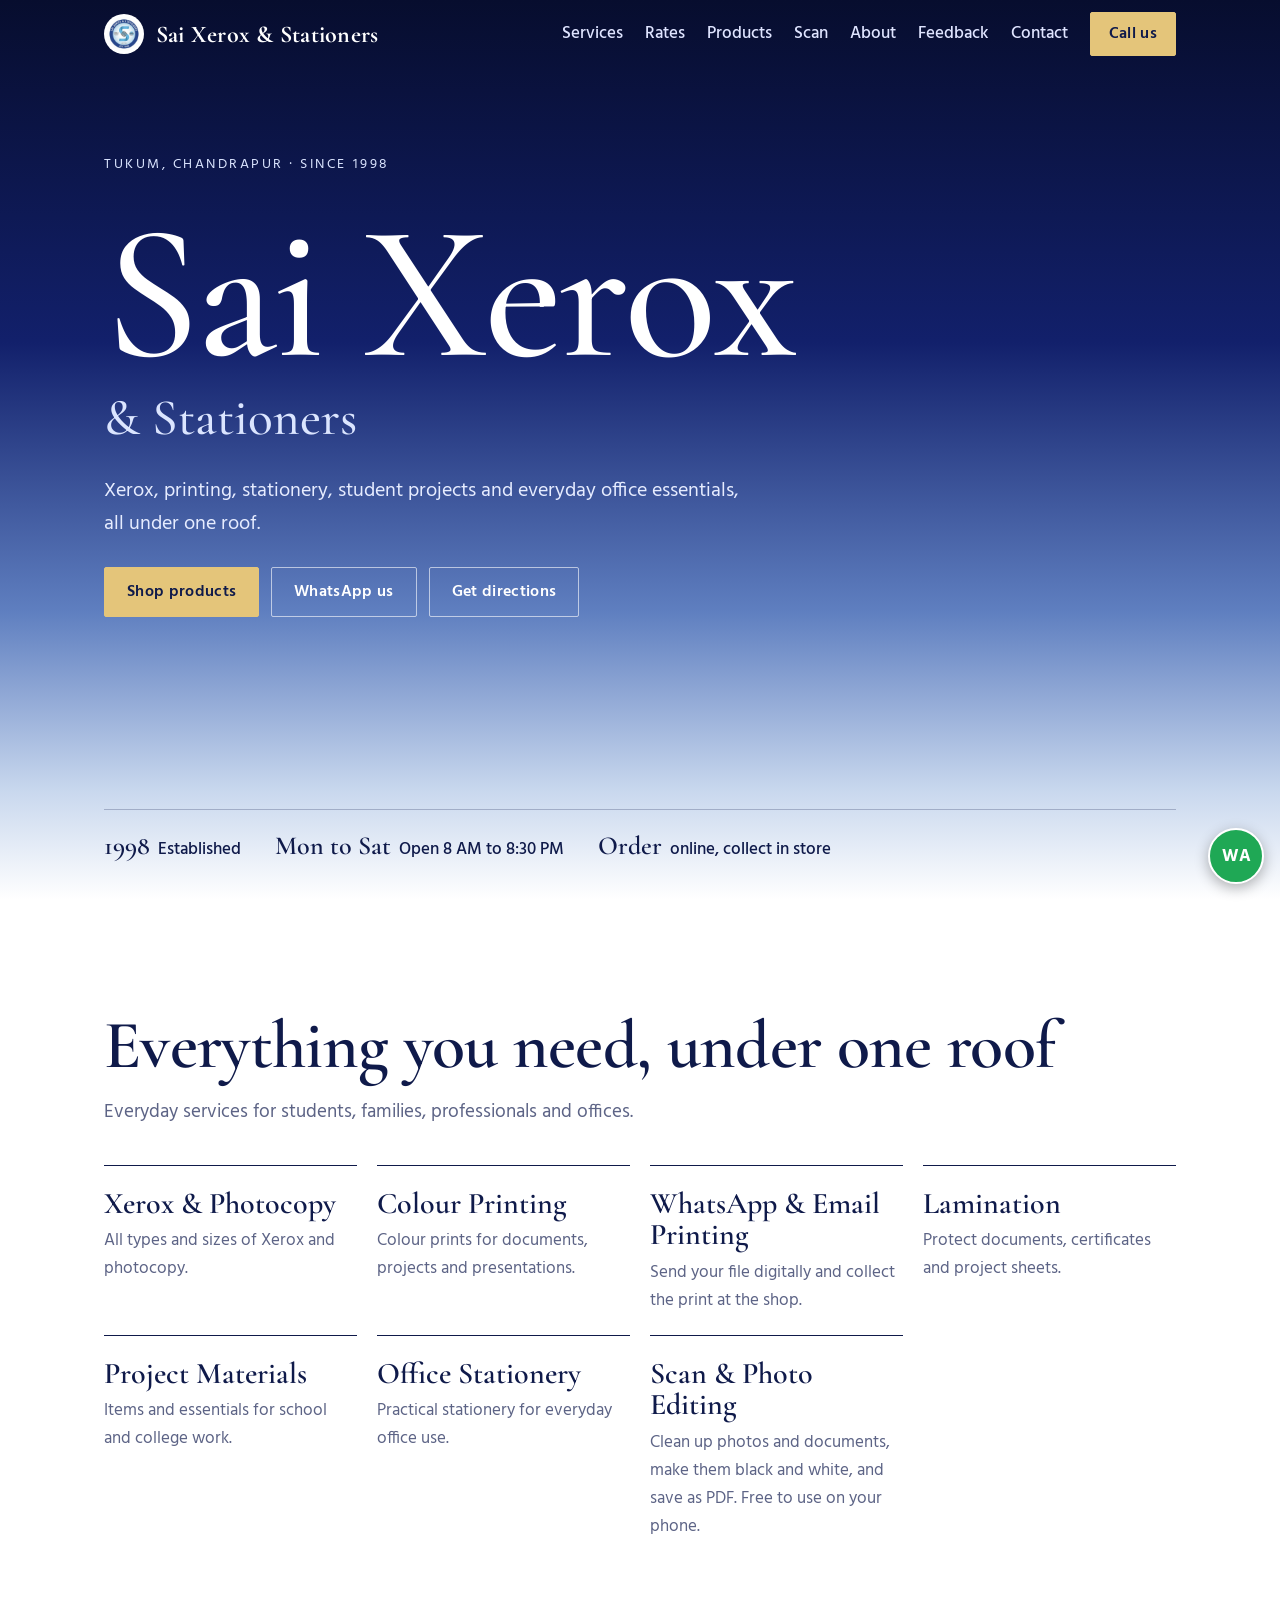
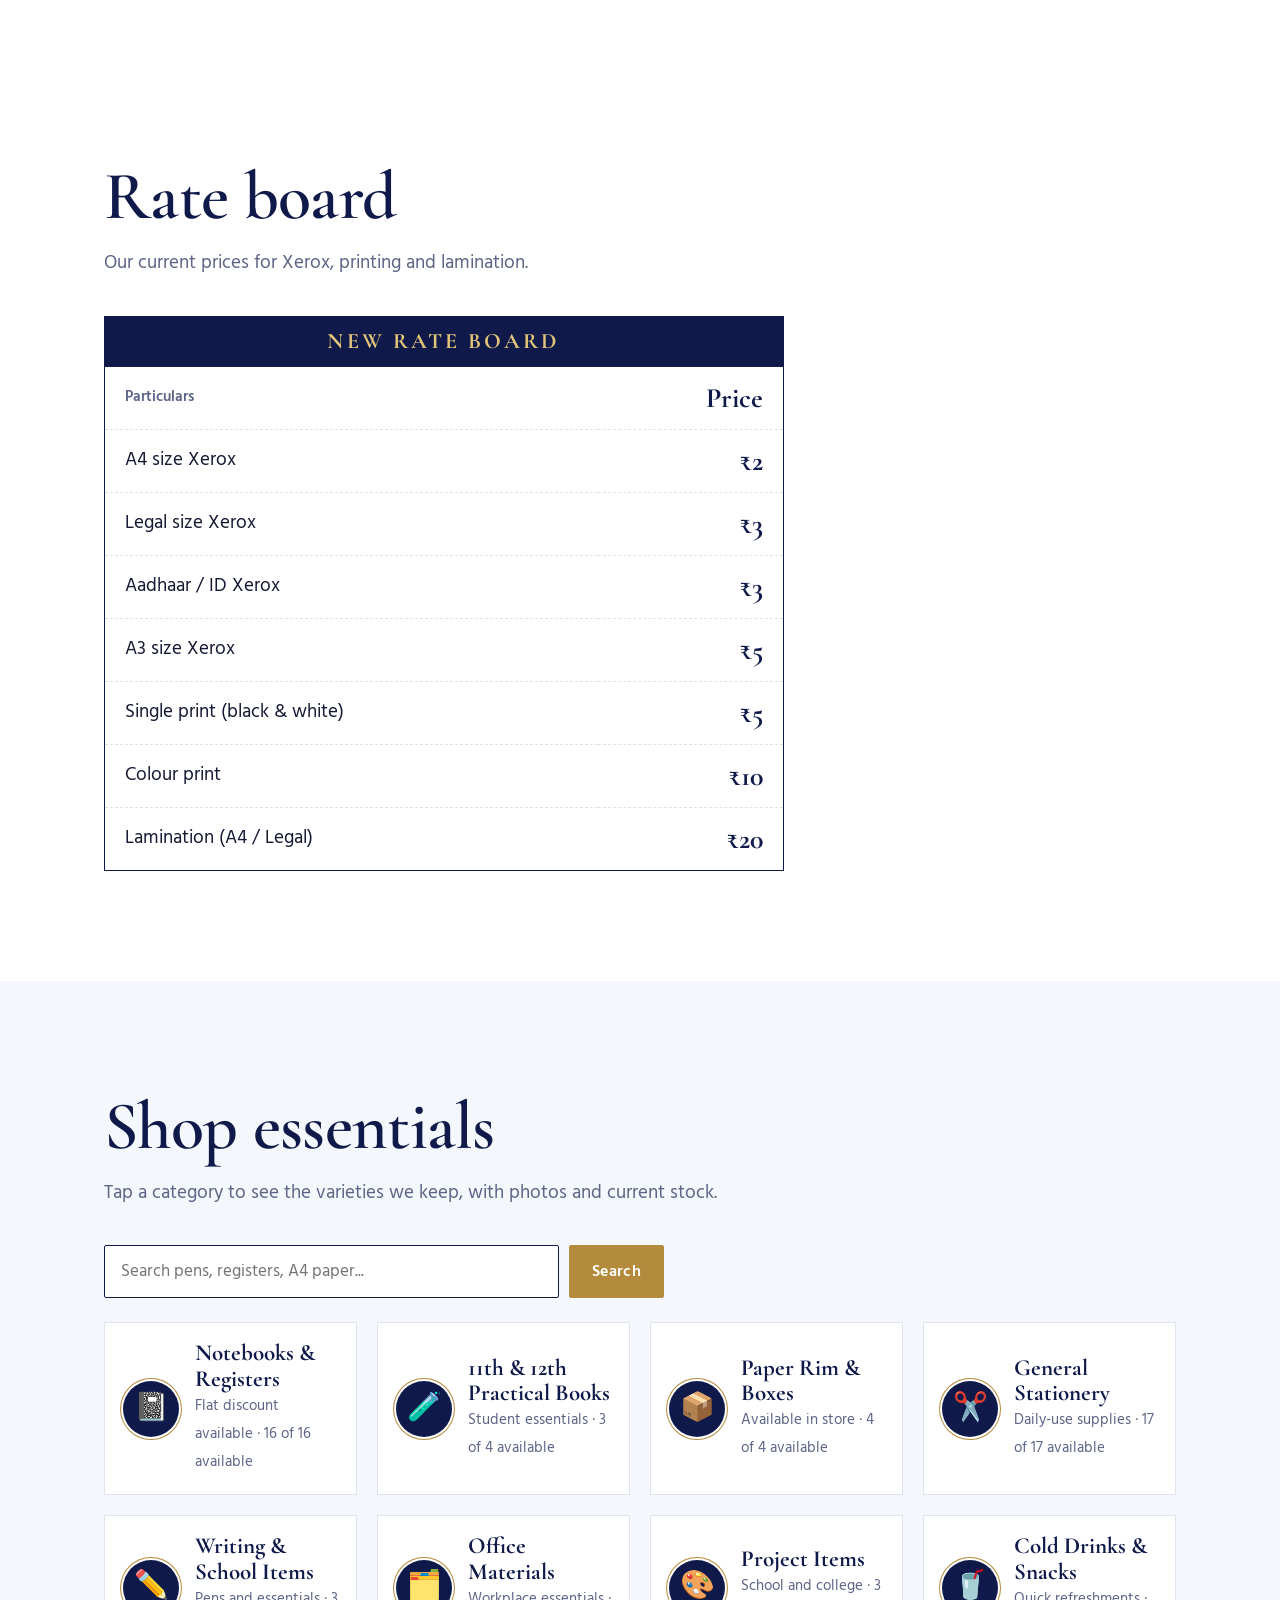
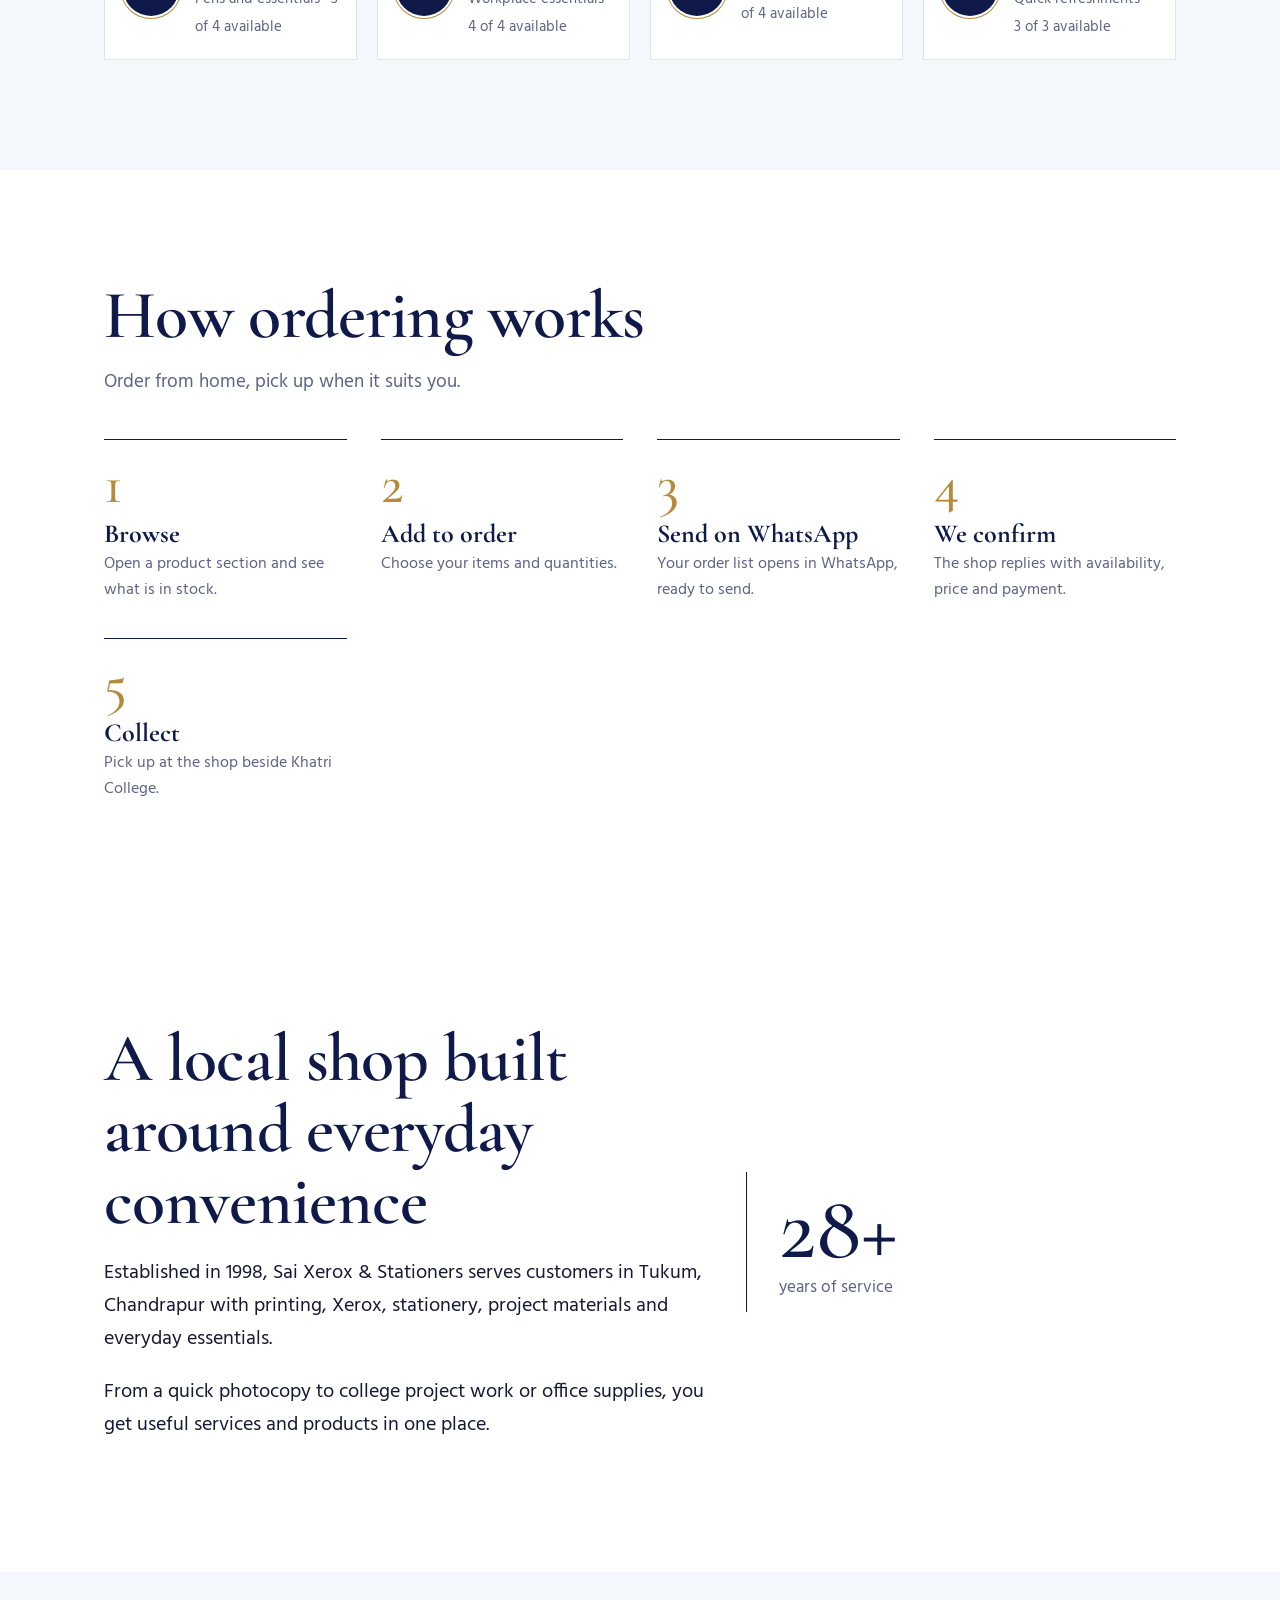
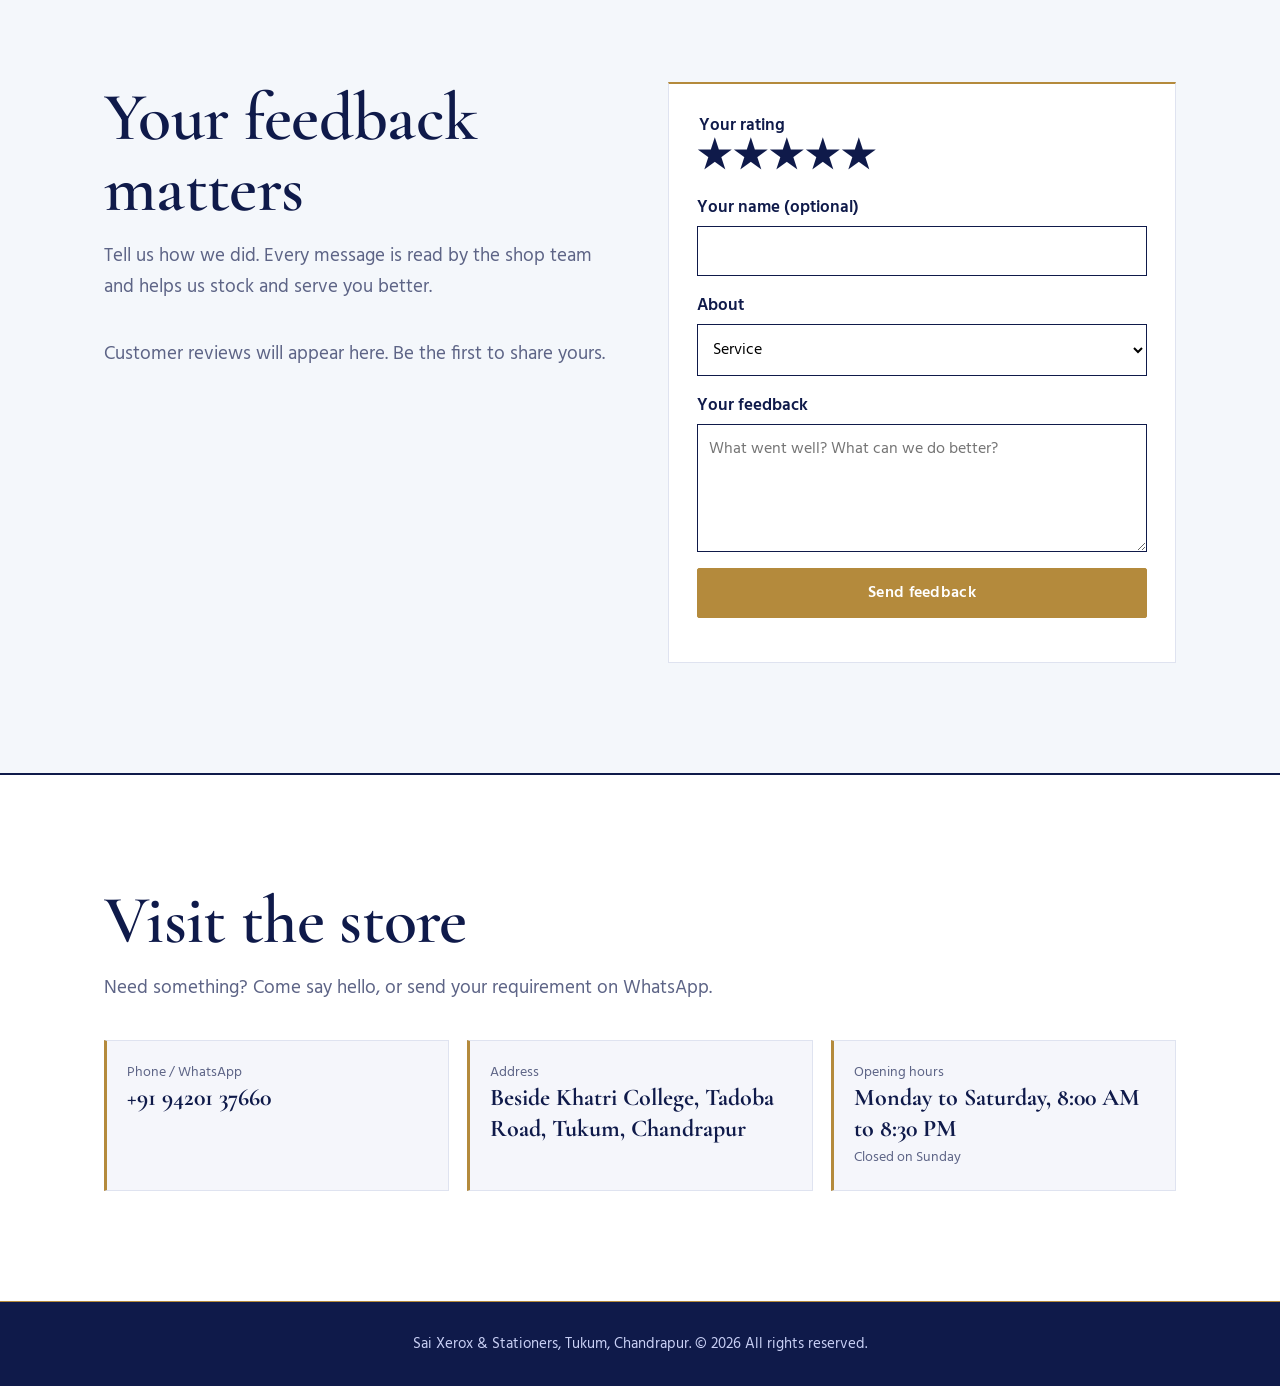
<file: index.html>
<!DOCTYPE html>
<html lang="en">
<head>
<meta charset="utf-8">
<meta name="viewport" content="width=device-width,initial-scale=1">
<title>Sai Xerox & Stationers | Tukum, Chandrapur</title>
<meta name="description" content="Sai Xerox & Stationers - Xerox, printing, stationery, projects and office supplies in Tukum, Chandrapur.">
<link rel="preconnect" href="https://fonts.googleapis.com">
<link rel="preconnect" href="https://fonts.gstatic.com" crossorigin>
<link href="https://fonts.googleapis.com/css2?family=Cormorant+Garamond:wght@500;600;700&family=Hind:wght@400;500;600&display=swap" rel="stylesheet">
<style>
:root{--ink:#0f1a4a;--ink2:#1b2a6b;--paper:#f5f6fb;--rule:#dfe3f0;--foil:#b48a3c;--foil2:#e4c57a;--red:#c4363f;--green:#1d7a46;--amber:#a86200;--text:#161a33;--muted:#5d6486;
--head:'Cormorant Garamond',Georgia,'Times New Roman',serif;--body:'Hind','Segoe UI',Arial,sans-serif}
*{box-sizing:border-box}html{scroll-behavior:smooth}
body{margin:0;font:400 17px/1.65 var(--body);color:var(--text);background:#fff}
h1,h2,h3,h4{font-family:var(--head);color:var(--ink);line-height:1.05;margin:0;font-weight:700}
a{color:inherit}.wrap{max-width:1120px;margin:0 auto;padding:0 24px}
:focus-visible{outline:3px solid var(--foil);outline-offset:2px}
header{position:sticky;top:0;z-index:20;background:rgba(15,26,74,.96);backdrop-filter:blur(8px);border-bottom:1px solid var(--foil)}
.bar{display:flex;align-items:center;gap:16px;justify-content:space-between;padding:12px 24px;max-width:1120px;margin:0 auto}
.brand{display:flex;align-items:center;gap:12px;text-decoration:none;font:700 24px var(--head);color:#fff;letter-spacing:.01em}
.brand img{width:40px;height:40px;object-fit:contain;background:#fff;border-radius:50%;padding:3px}
nav{display:flex;gap:22px;align-items:center;font-weight:500;color:#dfe4ff}
nav a{text-decoration:none}nav a:hover{color:var(--foil2)}
.btn{display:inline-block;padding:11px 22px;border:1px solid var(--ink);border-radius:2px;font:600 16px var(--body);text-decoration:none;background:transparent;color:var(--ink);cursor:pointer;letter-spacing:.02em;transition:background .2s,color .2s}
.btn:hover{background:var(--ink);color:#fff}
.btn.fill{background:var(--foil);border-color:var(--foil);color:#fff}.btn.fill:hover{background:var(--ink);border-color:var(--ink)}
nav .btn.fill{padding:8px 18px;color:var(--ink);background:var(--foil2);border-color:var(--foil2)}
.hero{background:var(--ink) repeating-linear-gradient(0deg,transparent 0 39px,rgba(255,255,255,.05) 39px 40px);position:relative;color:#fff;overflow:hidden}
.hero:before{content:"";position:absolute;left:clamp(16px,7vw,84px);top:0;bottom:0;width:1px;background:var(--foil);opacity:.8}
.hero:after{content:"";position:absolute;inset:auto 0 0 0;height:1px;background:var(--foil)}
.hero .wrap{padding-top:96px;padding-bottom:88px}
.hero .tag{display:inline-block;border:1px solid var(--foil);color:var(--foil2);padding:4px 14px;font-size:15px;letter-spacing:.06em;margin-bottom:22px}
.hero h1{font-size:clamp(52px,10vw,120px);color:#fff;max-width:14ch;letter-spacing:-.01em}
.hero p{max-width:32em;margin:26px 0;font-size:20px;color:#d9defa}
.hero .cta{display:flex;gap:12px;flex-wrap:wrap}
.hero .btn{color:#fff;border-color:rgba(255,255,255,.6)}.hero .btn:hover{background:#fff;color:var(--ink)}
.hero .btn.fill{color:var(--ink);background:var(--foil2);border-color:var(--foil2)}.hero .btn.fill:hover{background:#fff}
.facts{display:flex;gap:34px;flex-wrap:wrap;margin-top:40px;padding-top:20px;border-top:1px solid rgba(255,255,255,.18);color:#e9ecff;font-weight:500}
.facts b{font:700 26px var(--head);color:var(--foil2);margin-right:8px}
section{padding:88px 0}
h2{font-size:clamp(34px,5vw,54px);margin-bottom:12px}
h2:after{content:"";display:block;width:56px;height:2px;background:var(--foil);margin-top:16px}
.lead{color:var(--muted);margin:16px 0 36px;max-width:40em}
.grid{display:grid;grid-template-columns:repeat(auto-fill,minmax(250px,1fr));gap:20px}
.svc{border:1px solid var(--rule);border-top:2px solid var(--foil);padding:24px;background:#fff;transition:box-shadow .2s,transform .2s}
.svc:hover{box-shadow:0 12px 28px rgba(15,26,74,.1);transform:translateY(-3px)}
.svc h3{font-size:26px;margin-bottom:8px}.svc p{margin:0;color:var(--muted)}
#products{background:var(--paper)}
.search{display:flex;gap:10px;max-width:560px;margin-bottom:8px}
.search input{flex:1;font:400 17px var(--body);padding:12px 16px;border:1px solid var(--ink);border-radius:2px;background:#fff;min-width:0}
#qmsg{margin:0 0 24px;color:var(--red);font-size:16px}
.cat{all:unset;box-sizing:border-box;cursor:pointer;display:flex;gap:16px;align-items:center;padding:18px;border:1px solid var(--rule);background:#fff;transition:border-color .2s,box-shadow .2s,transform .2s}
.cat:hover{border-color:var(--foil);box-shadow:0 12px 28px rgba(15,26,74,.12);transform:translateY(-3px)}
.cat:focus-visible{outline:3px solid var(--foil);outline-offset:3px}
.cat .ic{font-size:28px;width:56px;height:56px;display:grid;place-items:center;background:var(--ink);border-radius:50%;flex:none;box-shadow:0 0 0 2px #fff,0 0 0 3px var(--foil)}
.cat b{display:block;font:700 23px var(--head);color:var(--ink);line-height:1.1}
.cat small{color:var(--muted);font-size:15px}
dialog{width:min(980px,94vw);max-height:90vh;border:1px solid var(--foil);border-radius:4px;padding:0;background:#fff;color:var(--text);box-shadow:0 30px 80px rgba(15,26,74,.4)}
dialog::backdrop{background:rgba(10,16,48,.72);backdrop-filter:blur(3px)}
.dh{position:sticky;top:0;z-index:2;display:flex;justify-content:space-between;align-items:center;gap:12px;padding:16px 24px;background:var(--ink);border-bottom:1px solid var(--foil)}
.dh h3{font-size:30px;color:#fff}
.dh button{font:600 15px var(--body);padding:7px 16px;border:1px solid var(--foil2);background:transparent;color:var(--foil2);border-radius:2px;cursor:pointer}
.dh button:hover{background:var(--foil2);color:var(--ink)}
.dhb{display:flex;gap:8px;flex-wrap:wrap;justify-content:flex-end}
.items{display:grid;grid-template-columns:repeat(auto-fill,minmax(210px,1fr));gap:18px;padding:24px}
.grp{grid-column:1/-1;margin:10px 0 0;padding:2px 0 8px 14px;font:700 26px var(--head);color:var(--ink);border-left:3px solid var(--foil);border-bottom:1px solid var(--rule)}
.grp:first-child{margin-top:0}
.item{border:1px solid var(--rule);display:flex;flex-direction:column;background:#fff;transition:border-color .2s}
.item:hover{border-color:var(--foil)}
.pic{aspect-ratio:4/3;background:var(--paper);display:grid;place-items:center;font-size:46px}
.pic img{width:100%;height:100%;object-fit:cover;display:block}
.info{padding:14px;display:flex;flex-direction:column;gap:6px;flex:1}
.info b{font:700 21px var(--head);color:var(--ink);line-height:1.1}
.info .d{color:var(--muted);font-size:15px;line-height:1.45}
.st{display:inline-flex;align-items:center;gap:6px;font-weight:600;font-size:14px;padding:2px 10px;border-radius:99px;border:1px solid;align-self:flex-start}
.st:before{content:"";width:8px;height:8px;border-radius:50%;background:currentColor}
.st.in{color:var(--green)}.st.low{color:var(--amber)}.st.out{color:var(--red)}
.pr{font:700 24px var(--head);color:var(--ink)}
.add{margin-top:auto;font:600 15px var(--body);padding:9px 10px;border:1px solid var(--ink);border-radius:2px;background:var(--ink);color:#fff;cursor:pointer;transition:background .2s,color .2s}
.add:hover{background:var(--foil);border-color:var(--foil)}
.add:disabled{background:#eceef5;border-color:#d3d7e6;color:#7a8099;cursor:not-allowed}
.ask{margin-top:auto;font-size:15px;font-weight:600;color:var(--foil)}.add+.ask{margin-top:2px}
.note{padding:0 24px 20px;color:var(--muted);font-size:15px;margin:0}
.rates{width:100%;max-width:680px;border-collapse:collapse;background:#fff;border:1px solid var(--ink);font-size:19px}
.rates caption{caption-side:top;text-align:center;font:700 22px var(--head);letter-spacing:.14em;background:var(--ink);color:var(--foil2);padding:12px}
.rates th,.rates td{padding:14px 20px;border-bottom:1px dashed var(--rule);text-align:left}
.rates th{font-weight:600;color:var(--muted);font-size:15px}
.rates td:last-child,.rates th:last-child{text-align:right;font:700 28px var(--head);color:var(--ink);white-space:nowrap}
.about{display:grid;gap:40px;grid-template-columns:1.4fr 1fr;align-items:center}
.years{border:1px solid var(--foil);padding:40px;text-align:center;background:var(--ink);color:#dfe4ff;outline:1px solid var(--foil);outline-offset:-10px}
.years b{display:block;font:700 92px/1 var(--head);color:var(--foil2)}
.contact{display:grid;gap:18px;grid-template-columns:repeat(auto-fit,minmax(250px,1fr))}
.contact a,.contact div{border:1px solid var(--rule);border-left:3px solid var(--foil);padding:20px;text-decoration:none;background:var(--paper)}
.contact small{display:block;color:var(--muted)}.contact b{font:700 24px var(--head);color:var(--ink);line-height:1.15}
footer{background:var(--ink);color:#c9d0f5;padding:30px 0;text-align:center;font-size:15px;border-top:1px solid var(--foil)}
.wa{position:fixed;right:16px;bottom:16px;z-index:30;background:#1fa855;color:#fff;font:700 17px var(--body);width:56px;height:56px;border-radius:50%;display:grid;place-items:center;text-decoration:none;border:2px solid #fff;box-shadow:0 4px 14px rgba(0,0,0,.3)}
[hidden]{display:none!important}
.cartfab{position:fixed;left:16px;bottom:16px;z-index:30;padding:14px 22px;border:1px solid var(--foil2);border-radius:99px;background:var(--ink);color:var(--foil2);font:600 16px var(--body);cursor:pointer;box-shadow:0 4px 14px rgba(0,0,0,.3)}
#dcart{width:min(560px,94vw)}
.clist{padding:12px 24px}
.crow{display:flex;justify-content:space-between;gap:12px;align-items:center;padding:12px 0;border-bottom:1px dashed var(--rule)}
.crow b{display:block;font:700 20px var(--head);color:var(--ink)}.crow .d{color:var(--muted);font-size:15px}
.qty{display:flex;align-items:center;gap:6px;flex:none}
.qty button{font:600 16px var(--body);min-width:34px;height:34px;border:1px solid var(--ink);background:#fff;border-radius:2px;cursor:pointer;padding:0 8px}
.qty span{min-width:22px;text-align:center;font-weight:600}
.empty{color:var(--muted);margin:8px 0}
.cform{padding:0 24px 24px;display:grid;gap:12px}
.cform label{display:grid;gap:4px;font-weight:600;color:var(--ink)}
.cform input,.cform textarea{font:400 16px var(--body);padding:10px;border:1px solid var(--ink);border-radius:2px;width:100%}
.cform .hint{margin:0;color:var(--muted);font-size:15px}.cform .row{display:flex;gap:10px;flex-wrap:wrap}
#ctotal{margin:0;font:700 28px var(--head);color:var(--ink)}
@media(max-width:700px){nav a.hide{display:none}.about{grid-template-columns:1fr}.hero .wrap{padding-top:60px;padding-bottom:56px}.hero:before{left:10px}section{padding:60px 0}.hero .wrap,.wrap{padding-left:26px}}
/* ===== Cinematic ice theme ===== */
:root{--ice:#f4f7fb}
header{position:fixed;left:0;right:0;background:transparent;border-bottom:1px solid transparent;backdrop-filter:none;transition:background .3s,border-color .3s}
header.solid{background:rgba(255,255,255,.96);border-bottom-color:var(--rule)}
header.solid .brand,header.solid nav a:not(.btn){color:var(--ink)}
.hero{min-height:100vh;background:linear-gradient(180deg,#070d2e 0%,#12206b 38%,#5f7fc0 68%,#c9d8ee 88%,#fff 100%)}
.hero:before{display:none}.hero:after{display:none}
.hero .wrap{min-height:100vh;display:flex;flex-direction:column;justify-content:space-between;padding-top:150px;padding-bottom:36px}
.hero .tag{border:0;padding:0;color:#dbe5ff;letter-spacing:.18em;font-size:14px;text-transform:uppercase}
.hero h1{font-weight:500;font-size:clamp(72px,15vw,210px);max-width:none;line-height:.9;letter-spacing:-.02em;margin-top:10px}
.hero .sub{font:500 clamp(28px,4vw,52px) var(--head);color:#dbe5ff;margin:6px 0 0;max-width:none}
.hero p{color:#e6ecff}
.facts{border-top:1px solid rgba(15,26,74,.25);color:var(--ink);margin-top:48px}
.facts b{color:var(--ink);font-weight:600}
section{padding:110px 0}
h2{font-weight:600;font-size:clamp(38px,6vw,68px);letter-spacing:-.01em}
h2:after{display:none}
.lead{font-size:19px}
.svc{border:0;border-top:1px solid var(--ink);padding:22px 0 0;background:none}
.svc:hover{box-shadow:none;transform:none}
.svc h3{font-weight:600;font-size:30px}
#products,#feedback{background:var(--ice)}
.cat,.item,.contact a,.contact div{border-radius:0}
.years{background:none;color:var(--muted);border:0;outline:0;border-left:1px solid var(--ink);text-align:left;padding:10px 0 10px 32px}
.years b{color:var(--ink);font-weight:500}
.about p{font-size:20px}
.steps{display:grid;grid-template-columns:repeat(auto-fit,minmax(200px,1fr));gap:34px;margin-top:40px}
.step{border-top:1px solid var(--ink);padding-top:16px}
.step b{display:block;font:500 56px/1 var(--head);color:var(--foil)}
.step h3{font-size:26px;margin:8px 0 4px}.step p{margin:0;color:var(--muted);font-size:16px}
.fb{display:grid;grid-template-columns:1fr 1fr;gap:56px;align-items:start}
#fbform{display:grid;gap:16px;background:#fff;border:1px solid var(--rule);border-top:2px solid var(--foil);padding:28px}
#fbform label,#fbform legend{font-weight:600;color:var(--ink);display:grid;gap:4px}
#fbform input:not([type=radio]),#fbform select,#fbform textarea{font:400 16px var(--body);padding:11px;border:1px solid var(--ink);border-radius:0;width:100%;background:#fff}
#fbform fieldset{border:0;padding:0;margin:0}
.stars div{display:flex;flex-direction:row-reverse;justify-content:flex-end;gap:2px}
.stars input{position:absolute;opacity:0;width:1px;height:1px}
.stars label{font-size:38px;line-height:1;color:#c9cee0;cursor:pointer;display:block}
.stars input:checked~label,.stars label:hover,.stars label:hover~label{color:var(--foil)}
.stars input:focus-visible+label{outline:3px solid var(--foil)}
#fstatus{margin:0;color:var(--green);font-weight:600}
.avg{margin:0 0 22px;font-size:18px;color:var(--muted)}.avg b{font:600 48px var(--head);color:var(--ink);margin-right:8px}
.rv{border-left:2px solid var(--foil);padding:4px 0 4px 18px;margin:0 0 22px}
.rv .s{color:var(--foil);letter-spacing:2px}.rv p{margin:4px 0;font:500 22px/1.35 var(--head);color:var(--ink)}.rv small{color:var(--muted)}
@media(max-width:800px){.fb{grid-template-columns:1fr;gap:36px}.hero .wrap{padding-top:120px}}
@media(prefers-reduced-motion:reduce){*{transition:none!important;scroll-behavior:auto!important}}
</style>
</head>
<body>
<header><div class="bar">
<a class="brand" href="#home"><img src="logo.webp" alt="" onerror="this.style.display='none'">Sai Xerox & Stationers</a>
<nav><a class="hide" href="#services">Services</a><a href="#rates">Rates</a><a href="#products">Products</a><a href="scan.html">Scan</a><a class="hide" href="#about">About</a><a class="hide" href="#feedback">Feedback</a><a class="hide" href="#contact">Contact</a><a class="btn fill" href="tel:+919420137660">Call us</a></nav>
</div></header>

<main id="home">
<div class="hero"><div class="wrap">
<div class="hh">
<span class="tag">Tukum, Chandrapur &middot; Since 1998</span>
<h1>Sai Xerox</h1>
<p class="sub">& Stationers</p>
<p>Xerox, printing, stationery, student projects and everyday office essentials, all under one roof.</p>
<div class="cta">
<a class="btn fill" href="#products">Shop products</a>
<a class="btn" href="https://wa.me/919420137660?text=Hello%20Sai%20Xerox%20%26%20Stationers%2C%20I%20would%20like%20to%20enquire.">WhatsApp us</a>
<a class="btn" href="https://www.google.com/maps/search/?api=1&query=Sai%20Xerox%20and%20Stationers%2C%20beside%20Khatri%20College%2C%20Tadoba%20Road%2C%20Tukum%2C%20Chandrapur">Get directions</a>
</div></div>
<div class="facts"><span><b>1998</b>Established</span><span><b>Mon to Sat</b>Open 8 AM to 8:30 PM</span><span><b>Order</b>online, collect in store</span></div>
</div></div>

<section id="services"><div class="wrap">
<h2>Everything you need, under one roof</h2>
<p class="lead">Everyday services for students, families, professionals and offices.</p>
<div class="grid">
<div class="svc"><h3>Xerox & Photocopy</h3><p>All types and sizes of Xerox and photocopy.</p></div>
<div class="svc"><h3>Colour Printing</h3><p>Colour prints for documents, projects and presentations.</p></div>
<div class="svc"><h3>WhatsApp & Email Printing</h3><p>Send your file digitally and collect the print at the shop.</p></div>
<div class="svc"><h3>Lamination</h3><p>Protect documents, certificates and project sheets.</p></div>
<div class="svc"><h3>Project Materials</h3><p>Items and essentials for school and college work.</p></div>
<div class="svc"><h3>Office Stationery</h3><p>Practical stationery for everyday office use.</p></div>
<a class="svc" href="scan.html" style="display:block;text-decoration:none;color:inherit"><h3>Scan &amp; Photo Editing</h3><p>Clean up photos and documents, make them black and white, and save as PDF. Free to use on your phone.</p></a>
</div></div></section>

<section id="rates"><div class="wrap">
<h2>Rate board</h2>
<p class="lead">Our current prices for Xerox, printing and lamination.</p>
<table class="rates"><caption>NEW RATE BOARD</caption>
<thead><tr><th scope="col">Particulars</th><th scope="col">Price</th></tr></thead>
<tbody id="ratebody"></tbody></table>
</div></section>

<section id="products"><div class="wrap">
<h2>Shop essentials</h2>
<p class="lead">Tap a category to see the varieties we keep, with photos and current stock.</p>
<div class="search"><input id="q" type="search" placeholder="Search pens, registers, A4 paper..." aria-label="Search products"><button class="btn fill" id="qgo" type="button">Search</button></div>
<p id="qmsg" role="status"></p>
<div class="grid" id="cats"></div>
</div></section>

<section id="how"><div class="wrap">
<h2>How ordering works</h2>
<p class="lead">Order from home, pick up when it suits you.</p>
<div class="steps">
<div class="step"><b>1</b><h3>Browse</h3><p>Open a product section and see what is in stock.</p></div>
<div class="step"><b>2</b><h3>Add to order</h3><p>Choose your items and quantities.</p></div>
<div class="step"><b>3</b><h3>Send on WhatsApp</h3><p>Your order list opens in WhatsApp, ready to send.</p></div>
<div class="step"><b>4</b><h3>We confirm</h3><p>The shop replies with availability, price and payment.</p></div>
<div class="step"><b>5</b><h3>Collect</h3><p>Pick up at the shop beside Khatri College.</p></div>
</div></div></section>

<section id="about"><div class="wrap about">
<div><h2>A local shop built around everyday convenience</h2>
<p>Established in 1998, Sai Xerox & Stationers serves customers in Tukum, Chandrapur with printing, Xerox, stationery, project materials and everyday essentials.</p>
<p>From a quick photocopy to college project work or office supplies, you get useful services and products in one place.</p></div>
<div class="years"><b id="yrs">28+</b>years of service</div>
</div></section>

<section id="feedback"><div class="wrap fb">
<div><h2>Your feedback matters</h2>
<p class="lead">Tell us how we did. Every message is read by the shop team and helps us stock and serve you better.</p>
<div id="wall"></div></div>
<form id="fbform" novalidate>
<fieldset class="stars"><legend>Your rating</legend><div>
<input type="radio" name="rate" id="r5" value="5"><label for="r5" title="5 stars">&#9733;</label>
<input type="radio" name="rate" id="r4" value="4"><label for="r4" title="4 stars">&#9733;</label>
<input type="radio" name="rate" id="r3" value="3"><label for="r3" title="3 stars">&#9733;</label>
<input type="radio" name="rate" id="r2" value="2"><label for="r2" title="2 stars">&#9733;</label>
<input type="radio" name="rate" id="r1" value="1"><label for="r1" title="1 star">&#9733;</label>
</div></fieldset>
<label>Your name (optional)<input id="fname" autocomplete="name"></label>
<label>About<select id="fabout"><option>Service</option><option>Products</option><option>Prices</option><option>Xerox and printing</option><option>Website</option><option>Other</option></select></label>
<label>Your feedback<textarea id="fmsg" rows="4" placeholder="What went well? What can we do better?"></textarea></label>
<button class="btn fill" type="submit">Send feedback</button>
<p id="fstatus" role="status"></p>
</form></div></section>

<section id="contact" style="background:#fff;border-top:2px solid var(--ink)"><div class="wrap">
<h2>Visit the store</h2>
<p class="lead">Need something? Come say hello, or send your requirement on WhatsApp.</p>
<div class="contact">
<a href="tel:+919420137660"><small>Phone / WhatsApp</small><b>+91 94201 37660</b></a>
<a href="https://www.google.com/maps/search/?api=1&query=Sai%20Xerox%20and%20Stationers%2C%20beside%20Khatri%20College%2C%20Tadoba%20Road%2C%20Tukum%2C%20Chandrapur"><small>Address</small><b>Beside Khatri College, Tadoba Road, Tukum, Chandrapur</b></a>
<div><small>Opening hours</small><b>Monday to Saturday, 8:00 AM to 8:30 PM</b><small>Closed on Sunday</small></div>
</div></div></section>
</main>

<footer>Sai Xerox & Stationers, Tukum, Chandrapur. &copy; <span id="yr"></span> All rights reserved.</footer>
<a class="wa" href="https://wa.me/919420137660" aria-label="Chat on WhatsApp">WA</a>

<dialog id="dlg" aria-labelledby="dt">
<div class="dh"><h3 id="dt"></h3><div class="dhb"><button type="button" class="cartTop" hidden></button><button type="button" id="close">Close</button></div></div>
<div class="items" id="items"></div>
<p class="note">Stock is updated by the shop and can change during the day. Message us on WhatsApp to confirm before you visit.</p>
</dialog>

<dialog id="dcart" aria-labelledby="ct">
<div class="dh"><h3 id="ct">Your order</h3><button type="button" id="cclose">Close</button></div>
<div class="clist" id="clist"></div>
<div class="cform">
<p id="ctotal"></p>
<label>Your name<input id="cname" autocomplete="name"></label>
<label>Note (optional)<textarea id="cnote" rows="2" placeholder="Brand, colour, size or anything else"></textarea></label>
<div class="row"><button type="button" class="btn fill" id="csend">Send order on WhatsApp</button><button type="button" class="btn" id="cclear">Clear order</button></div>
<p class="hint">Your order opens in WhatsApp with the item list filled in. The shop will reply to confirm availability, price and how to pay.</p>
</div>
</dialog>
<button type="button" class="cartfab" id="cartfab" hidden></button>

<script>
/* ============ EDIT YOUR PRODUCTS HERE ============
   g (group heading, optional): put it on the first item of a group, e.g. price range
   u (use, optional): where the item is used
   p (price in rupees, optional): add p:20 to show a price and an order total
   b (brands, optional): brands you stock - delete any you do not keep
   s (stock): "in" = In stock, "low" = Few left, "out" = Out of stock
   i (image): photo path like "images/notebook-single.jpg". Leave "" to show an icon instead.
   d (note): short detail, optional. */
var CATS=[
{n:"Notebooks & Registers",e:"📓",note:"Flat discount available",items:[
 {g:"Budget range: ₹10 to ₹40",n:"Pocket & memo notepads",d:"50-100 pages, A6 / A7",u:"Quick notes, lists, rough work",s:"in",i:""},
 {n:"Thin school notebooks",d:"76-96 pages, small / king size",u:"Single line, 4 line, 2 line, square ruled homework",s:"in",i:""},
 {n:"Graph books & maths pads",d:"28-32 pages, 1 mm / 2 mm grid",u:"School geometry and graph work",s:"in",i:""},
 {n:"Basic drawing books",d:"32-36 pages, craft paper",u:"Colouring and drawing",s:"in",i:""},
 {n:"Voucher books",d:"50 sets, carbon / duplicate",u:"Rent receipts, petty cash, debit slips",s:"in",i:""},
 {g:"Mid range: ₹45 to ₹120",n:"A4 & king size long books",d:"140-172 pages, softbound",u:"High school and college lecture notes",s:"in",i:""},
 {n:"Lab practical / project books",d:"74-140 pages, one-side ruled / interleaf",u:"Physics, chemistry, biology records",s:"in",i:""},
 {n:"Spiral & wiro bound notebooks",d:"160-200 pages, A4 / B5",u:"Coaching classes, college rough work",s:"in",i:""},
 {n:"Artist sketchbooks",d:"36-50 pages, A4 / wiro, 120-140 GSM",u:"Pencil sketching, poster colour",s:"in",i:""},
 {n:"Duplicate / triplicate bill books",d:"100 sets, size 0 to 2",u:"Cash memos, challans, GST invoices",s:"in",i:""},
 {n:"Single / 2-quire ruled registers",d:"144-192 pages, hardbound",u:"Bookkeeping, coaching attendance",s:"in",i:""},
 {g:"Premium and heavy-duty: ₹130 to ₹350+",n:"Multi-subject spiral notebooks",d:"300-400 pages, index tabs, A4",u:"Full-semester college work, exam prep",s:"in",i:""},
 {n:"Jumbo hardbound registers",d:"4-quire to 8-quire, 288-576 pages",u:"Office records, legal entries, stock ledgers",s:"in",i:""},
 {n:"Attendance & despatch logs",d:"Full index, F/C hard cover",u:"Staff sign-in/out, inward-outward mail",s:"in",i:""},
 {n:"Mixed-media & watercolour pads",d:"200-300 GSM, A3 / A4",u:"Art, architecture drafting, design work",s:"in",i:""},
 {n:"Faux-leather diaries / planners",d:"192-300 pages, ribbon marker, elastic band",u:"Executive notes, gifts, journaling",s:"in",i:""}]},
{n:"11th & 12th Practical Books",e:"🧪",note:"Student essentials",items:[
 {n:"Physics practical book",d:"Class 11 and 12",s:"in",i:""},
 {n:"Chemistry practical book",d:"Class 11 and 12",s:"in",i:""},
 {n:"Biology practical book",d:"Class 11 and 12",s:"low",i:""},
 {n:"Graph and drawing sheets",d:"Pack of sheets",s:"out",i:""}]},
{n:"Paper Rim & Boxes",e:"📦",note:"Available in store",items:[
 {n:"A4 paper rim",d:"500 sheets",s:"in",i:""},
 {n:"A3 paper rim",d:"500 sheets",s:"low",i:""},
 {n:"Legal size paper rim",d:"500 sheets",s:"in",i:""},
 {n:"A4 paper box",d:"Box of 5 rims",s:"in",i:""}]},
{n:"General Stationery",e:"✂️",note:"Daily-use supplies",items:[
 {g:"Everyday essentials: ₹3 to ₹25",n:"Basic writing",d:"Ball pens, HB / 2B pencils, sharpeners, dust-free erasers",b:"Reynolds 045, Cello Gripper / Butterflow, Nataraj, Apsara",s:"in",i:""},
 {n:"Adhesives & tapes",d:"Glue sticks (8g-15g), liquid gum bottles, clear cello tape (0.5 and 1 inch)",b:"Fevistick, Fevicol MR, Wonder 555",s:"in",i:""},
 {n:"Desk fasteners",d:"Paper clips, binder clips (15mm / 19mm), push pins, brass paper pins, staples No. 10",b:"Kangaro, Omega",s:"in",i:""},
 {n:"Basic geometry",d:"15 cm clear scales, protractors, set-squares",b:"Camlin, Doms",s:"in",i:""},
 {n:"Paper accessories",d:"Sticky notes (flag strips / 2x3 inch pads), brown paper roll covers, ID tag lanyards",b:"Oddy, 3M Post-it",s:"in",i:""},
 {g:"Academic and office utility: ₹30 to ₹120",n:"Gel, roller & marking pens",d:"Gel pens, rollerball pens, highlighters (packs of 4-5), whiteboard markers, permanent CD markers",b:"Pentel EnerGel, Pilot V5 / V7, Uni-ball Eye, Faber-Castell, Luxor",s:"in",i:""},
 {n:"Clutch pencils & correction",d:"Clutch pencils (0.5 / 0.7 mm) with leads, correction tape pens, liquid whitener with diluent",b:"Camlin, Pentel, Kores",s:"in",i:""},
 {n:"Filing & organisation",d:"L-folders, button folders, cobra spring files, 2-ring binder files, report display covers",b:"Solo, Worldone",s:"in",i:""},
 {n:"Scissors & cutters",d:"Craft scissors (6-7 inch), snap-off paper cutter knives",b:"Kangaro, Munix",s:"in",i:""},
 {n:"Desk tools",d:"Pocket staplers (No. 10), staple pin removers, small tape dispensers",b:"Kangaro No. 10, Oddy",s:"in",i:""},
 {n:"Student maths tools",d:"30 cm steel / acrylic rulers, school geometry compass boxes",b:"Camlin Kokuyo, Classmate",s:"in",i:""},
 {n:"Basic art supplies",d:"12 / 24 shade oil pastels, wax crayons, plastic crayons, poster colour sets (6 shades)",b:"Camel, Doms, Faber-Castell",s:"in",i:""},
 {g:"Professional and premium: ₹130 to ₹450+",n:"Heavy-duty desk hardware",d:"Heavy-duty staplers (24/6), 2-hole heavy punch machines, large weighted tape dispensers",b:"Kangaro FL-12, DP-52, DP-600",s:"in",i:""},
 {n:"Calculators & drafting",d:"8 to 12 digit desk calculators, scientific calculators (100MS / 991MS / 991CW), mini-drafters, roller scales",b:"Casio, Citizen, Omega",s:"in",i:""},
 {n:"Specialty art media",d:"Brush pens (12-24 shades), acrylic tube sets, fine-liner sets (0.05 to 0.8 mm), canvas boards",b:"Camlin, Sakura Pigma Micron, Brustro",s:"in",i:""},
 {n:"Presentation & display",d:"Magnetic whiteboards (1.5x2 ft / 2x3 ft), expanding file briefcases (12-24 pockets), clipboard portfolios",b:"Solo, Alkosign",s:"in",i:""},
 {n:"Executive gift pens",d:"Matte metal rollerball and ballpoint pens in presentation cases",b:"Parker Vector / Jotter, Pierre Cardin",s:"in",i:""}]},
{n:"Writing & School Items",e:"✏️",note:"Pens and essentials",items:[
 {n:"Ball pens",d:"Blue, black, red",s:"in",i:""},
 {n:"Pencils and erasers",d:"",s:"in",i:""},
 {n:"Geometry box",d:"",s:"low",i:""},
 {n:"Highlighters and markers",d:"",s:"out",i:""}]},
{n:"Office Materials",e:"🗂️",note:"Workplace essentials",items:[
 {n:"Envelopes",d:"Various sizes",s:"in",i:""},
 {n:"Clip boards and clips",d:"",s:"in",i:""},
 {n:"Stamp pads and ink",d:"",s:"low",i:""},
 {n:"Carbon and plain files",d:"",s:"in",i:""}]},
{n:"Project Items",e:"🎨",note:"School and college",items:[
 {n:"Chart paper",d:"Assorted colours",s:"in",i:""},
 {n:"Project files",d:"",s:"in",i:""},
 {n:"Colours and brushes",d:"",s:"low",i:""},
 {n:"Thermocol and craft items",d:"",s:"out",i:""}]},
{n:"Cold Drinks & Snacks",e:"🥤",note:"Quick refreshments",items:[
 {n:"Cold drinks",d:"",s:"in",i:""},
 {n:"Biscuits and snacks",d:"",s:"in",i:""},
 {n:"Water bottles",d:"",s:"low",i:""}]}
];
/* ============ END OF PRODUCT LIST ============ */

/* ============ EDIT YOUR RATES HERE ============ */
var RATES=[
 ["A4 size Xerox",2],
 ["Legal size Xerox",3],
 ["Aadhaar / ID Xerox",3],
 ["A3 size Xerox",5],
 ["Single print (black & white)",5],
 ["Colour print",10],
 ["Lamination (A4 / Legal)",20]
];
document.getElementById("ratebody").innerHTML=RATES.map(function(r){return "<tr><td>"+r[0]+"</td><td>&#8377;"+r[1]+"</td></tr>"}).join("");
/* ============ END OF RATES ============ */

var LABEL={in:"In stock",low:"Few left",out:"Out of stock"};
var cats=document.getElementById("cats"),dlg=document.getElementById("dlg");
function esc(t){return String(t).replace(/[&<>"]/g,function(c){return{"&":"&amp;","<":"&lt;",">":"&gt;",'"':"&quot;"}[c]})}
CATS.forEach(function(c,idx){
 var b=document.createElement("button");b.type="button";b.className="cat";
 var inStock=c.items.filter(function(x){return x.s!=="out"}).length;
 b.innerHTML='<span class="ic" aria-hidden="true">'+c.e+'</span><span><b>'+esc(c.n)+'</b><small>'+esc(c.note||"")+' &middot; '+inStock+' of '+c.items.length+' available</small></span>';
 b.onclick=function(){openCat(idx)};cats.appendChild(b);
});
function card(x,c,key){
 var buy=x.s==="out"?'<button type="button" class="add" disabled>Out of stock</button>':'<button type="button" class="add" data-k="'+key+'">'+(CART[key]?"Add more ("+CART[key]+")":"Add to order")+'</button>';
 var pic=x.i?'<img src="'+esc(x.i)+'" alt="'+esc(x.n)+'" loading="lazy" onerror="this.parentNode.textContent=\''+c.e+'\'">':c.e;
 var msg=encodeURIComponent("Hello Sai Xerox & Stationers, is "+x.n+" available?");
 return '<div class="item"><div class="pic">'+pic+'</div><div class="info"><b>'+esc(x.n)+'</b>'+(x.d?'<span class="d">'+esc(x.d)+'</span>':'')+(x.u?'<span class="d">'+esc(x.u)+'</span>':'')+(x.b?'<span class="d">Brands: '+esc(x.b)+'</span>':'')+
 '<span class="st '+x.s+'">'+LABEL[x.s]+'</span>'+(x.p?'<span class="pr">&#8377;'+x.p+'</span>':'')+buy+'<a class="ask" href="https://wa.me/919420137660?text='+msg+'">Ask on WhatsApp</a></div></div>';
}
function showItems(title,list,grouped){
 document.getElementById("dt").textContent=title;
 document.getElementById("items").innerHTML=list.map(function(e){return (grouped&&e.x.g?'<h4 class="grp">'+esc(e.x.g)+'</h4>':'')+card(e.x,e.c,e.i+"-"+e.j)}).join("");
 dlg.showModal();dlg.scrollTop=0;
}
function openCat(i){var c=CATS[i];showItems(c.n,c.items.map(function(x,j){return{x:x,c:c,i:i,j:j}}),true)}
function search(){
 var q=document.getElementById("q").value.trim().toLowerCase(),m=document.getElementById("qmsg"),r=[];
 m.textContent="";if(!q)return;
 CATS.forEach(function(c,i){c.items.forEach(function(x,j){
  if((c.n+" "+x.n+" "+(x.d||"")+" "+(x.u||"")+" "+(x.b||"")).toLowerCase().indexOf(q)>-1)r.push({x:x,c:c,i:i,j:j})})});
 if(!r.length){m.textContent="Nothing found for "+q+". Try another word, or message us on WhatsApp.";return}
 showItems(r.length+(r.length>1?" results":" result")+" for "+q,r,false);
}
document.getElementById("qgo").onclick=search;
document.getElementById("q").addEventListener("keydown",function(e){if(e.key==="Enter")search()});
document.getElementById("close").onclick=function(){dlg.close()};
dlg.addEventListener("click",function(e){if(e.target===dlg)dlg.close()});
/* ---- ORDER CART ---- */
var CART={};try{CART=JSON.parse(localStorage.getItem("saiCart")||"{}")||{}}catch(e){CART={}}
var dcart=document.getElementById("dcart"),fab=document.getElementById("cartfab");
function ref(k){var p=k.split("-"),c=CATS[p[0]];return(c&&c.items[p[1]])?{c:c,x:c.items[p[1]]}:null}
function liveKeys(){return Object.keys(CART).filter(function(k){return ref(k)&&CART[k]>0})}
function refresh(){
 var n=0;liveKeys().forEach(function(k){n+=CART[k]});
 var t="Your order ("+n+")";
 fab.hidden=!n;fab.textContent=t;
 document.querySelectorAll(".cartTop").forEach(function(b){b.hidden=!n;b.textContent=t});
 if(dcart.open)renderCart();
}
function saveCart(){try{localStorage.setItem("saiCart",JSON.stringify(CART))}catch(e){}refresh()}
function renderCart(){
 var keys=liveKeys(),tot=0,allP=true,list=document.getElementById("clist");
 if(!keys.length){list.innerHTML='<p class="empty">Your order is empty. Open a product section and tap Add to order.</p>'}
 else list.innerHTML=keys.map(function(k){var o=ref(k),q=CART[k];if(o.x.p){tot+=o.x.p*q}else{allP=false}
  return '<div class="crow"><div><b>'+esc(o.x.n)+'</b><span class="d">'+esc(o.c.n)+(o.x.p?' &middot; &#8377;'+o.x.p+' each':'')+'</span></div><div class="qty"><button type="button" data-a="dec" data-k="'+k+'" aria-label="Fewer">-</button><span>'+q+'</span><button type="button" data-a="inc" data-k="'+k+'" aria-label="More">+</button><button type="button" data-a="rm" data-k="'+k+'">Remove</button></div></div>'}).join("");
 document.getElementById("ctotal").textContent=!keys.length?"":(allP?"Total: \u20B9"+tot:"Price will be confirmed by the shop.");
 document.getElementById("csend").disabled=!keys.length;
}
function openCart(){renderCart();dcart.showModal()}
fab.onclick=openCart;
document.querySelectorAll(".cartTop").forEach(function(b){b.onclick=openCart});
document.getElementById("cclose").onclick=function(){dcart.close()};
dcart.addEventListener("click",function(e){
 if(e.target===dcart){dcart.close();return}
 var b=e.target.closest("button[data-a]");if(!b)return;
 var k=b.dataset.k,a=b.dataset.a;
 if(a==="inc")CART[k]=(CART[k]||0)+1;
 if(a==="dec")CART[k]=Math.max(0,(CART[k]||0)-1);
 if(a==="rm"||!CART[k])delete CART[k];
 saveCart();
});
document.getElementById("items").addEventListener("click",function(e){
 var b=e.target.closest(".add");if(!b||b.disabled)return;
 var k=b.dataset.k;CART[k]=(CART[k]||0)+1;saveCart();b.textContent="Added ("+CART[k]+")";
});
document.getElementById("cclear").onclick=function(){CART={};saveCart()};
document.getElementById("csend").onclick=function(){
 var keys=liveKeys();if(!keys.length)return;
 var lines=keys.map(function(k,n){var o=ref(k);return (n+1)+". "+o.x.n+" ("+o.c.n+") x "+CART[k]});
 var nm=document.getElementById("cname").value.trim(),nt=document.getElementById("cnote").value.trim();
 var msg="Hello Sai Xerox & Stationers, I would like to order:\n"+lines.join("\n")+(nm?"\nName: "+nm:"")+(nt?"\nNote: "+nt:"")+"\nPlease confirm availability and price.";
 window.open("https://wa.me/919420137660?text="+encodeURIComponent(msg),"_blank");
};
refresh();

/* ---- FEEDBACK ---- */
/* Paste your Google Apps Script web app URL below (setup steps are in feedback-setup.md).
   While it is empty, feedback is sent to the shop on WhatsApp only. */
var SHEET_URL="";
/* Backup reviews shown when the sheet is not connected. Example: {n:"Rahul",r:5,t:"Fast service.",d:"12 Oct 2026"} */
var REVIEWS=[];
function stars(n){n=Math.max(1,Math.min(5,Math.round(Number(n)||0)));return "&#9733;".repeat(n)}
function showReviews(list){
 var w=document.getElementById("wall");
 if(!list||!list.length){w.innerHTML='<p class="lead" style="margin:0">Customer reviews will appear here. Be the first to share yours.</p>';return}
 var sum=0;list.forEach(function(v){sum+=Number(v.r)||0});
 w.innerHTML='<p class="avg"><b>'+(sum/list.length).toFixed(1)+'</b> out of 5 &middot; '+list.length+(list.length>1?' reviews':' review')+'</p>'+
  list.map(function(v){return '<div class="rv"><span class="s">'+stars(v.r)+'</span><p>'+esc(v.t)+'</p><small>'+esc(v.n||"Customer")+(v.d?' &middot; '+esc(v.d):'')+'</small></div>'}).join("");
}
showReviews(REVIEWS);
if(SHEET_URL)fetch(SHEET_URL).then(function(r){return r.json()}).then(function(l){if(Array.isArray(l)&&l.length)showReviews(l)}).catch(function(){});
var fbf=document.getElementById("fbform"),fst=document.getElementById("fstatus");
fbf.addEventListener("submit",function(e){
 e.preventDefault();
 var r=fbf.querySelector("input[name=rate]:checked"),m=document.getElementById("fmsg").value.trim();
 if(!r||!m){fst.style.color="var(--red)";fst.textContent="Please choose a star rating and write a short message.";return}
 fst.style.color="var(--green)";
 var d={rating:r.value,about:document.getElementById("fabout").value,name:document.getElementById("fname").value.trim(),message:m};
 function wa(){var t="Feedback for Sai Xerox & Stationers\nRating: "+d.rating+"/5\nAbout: "+d.about+(d.name?"\nName: "+d.name:"")+"\nMessage: "+d.message;
  window.open("https://wa.me/919420137660?text="+encodeURIComponent(t),"_blank");fst.textContent="Thank you! Your feedback is ready in WhatsApp. Press send to deliver it."}
 function ok(){fst.textContent="Thank you! Your feedback was received. It will appear here after the shop approves it.";fbf.reset()}
 if(SHEET_URL){fetch(SHEET_URL,{method:"POST",mode:"no-cors",headers:{"Content-Type":"text/plain"},body:JSON.stringify(d)}).then(ok).catch(wa)}else wa();
});
var hd=document.querySelector("header");
function sc(){hd.classList.toggle("solid",window.scrollY>60)}
addEventListener("scroll",sc,{passive:true});sc();

var y=new Date().getFullYear();
document.getElementById("yr").textContent=y;
document.getElementById("yrs").textContent=(y-1998)+"+";
</script>
</body>
</html>
</file>
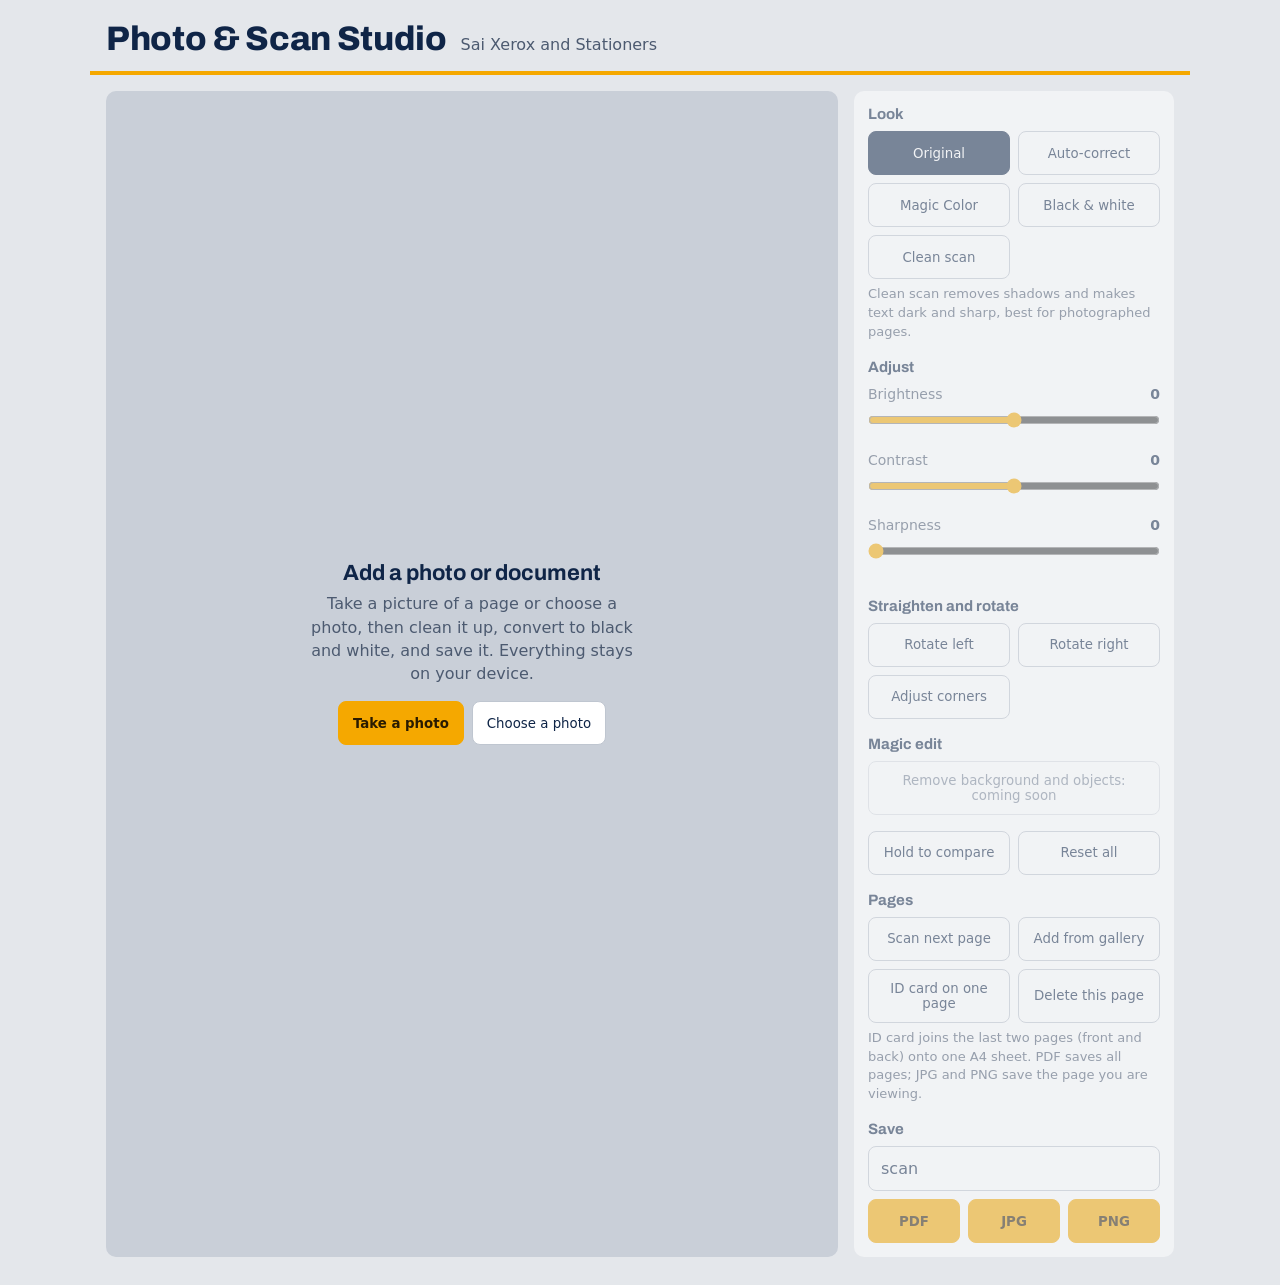
<file: scan.html>
<!doctype html>
<html lang="en">
<head>
<meta charset="utf-8">
<meta name="viewport" content="width=device-width, initial-scale=1, viewport-fit=cover">
<title>Photo &amp; Scan Studio – Sai Xerox and Stationers</title>
<link rel="stylesheet" href="https://fonts.googleapis.com/css2?family=Archivo:wght@500;700;800&display=swap">
<style>
:root{--panel:#E4E7EB;--paper:#fff;--ink:#0F2547;--muted:#4C5A70;--line:#BFC6D0;--amber:#F5A800;--amber-ink:#2A1B00;--stage:#C9CFD8;--on-bg:#0F2547;--on-fg:#fff;
box-sizing:border-box;padding-top:env(safe-area-inset-top,0px);padding-bottom:env(safe-area-inset-bottom,0px);color-scheme:light}
@media(prefers-color-scheme:dark){:root:not([data-theme="light"]){--panel:#12161C;--paper:#1C222B;--ink:#E8ECF2;--muted:#9AA6B8;--line:#333C49;--stage:#0B0E12;--on-bg:#E8ECF2;--on-fg:#0F2547;color-scheme:dark}}
:root[data-theme="dark"]{--panel:#12161C;--paper:#1C222B;--ink:#E8ECF2;--muted:#9AA6B8;--line:#333C49;--stage:#0B0E12;--on-bg:#E8ECF2;--on-fg:#0F2547;color-scheme:dark}
*,*::before,*::after{box-sizing:inherit}
[hidden]{display:none!important}
body{margin:0;background:var(--panel);color:var(--ink);font:16px/1.45 system-ui,-apple-system,"Segoe UI",Roboto,sans-serif}
header{max-width:1100px;margin:0 auto;padding:20px 16px 14px;display:flex;align-items:baseline;gap:14px;flex-wrap:wrap;border-bottom:4px solid var(--amber);margin-bottom:16px}
h1{font:800 clamp(24px,5vw,34px)/1.1 Archivo,"Arial Narrow",Arial,sans-serif;margin:0;letter-spacing:-.01em}
header p{margin:0;color:var(--muted);font-weight:500}
.app{display:grid;grid-template-columns:1fr 320px;gap:16px;max-width:1100px;margin:0 auto;padding:0 16px 28px}
@media(max-width:800px){.app{grid-template-columns:1fr}}
.stage{background:var(--stage);border-radius:10px;min-height:340px;display:flex;align-items:center;justify-content:center;padding:12px;flex-direction:column;gap:10px}
.wrap{position:relative;line-height:0;max-width:100%;display:none;user-select:none;-webkit-user-select:none}
.wrap.crop-on{touch-action:none;cursor:crosshair}
#cv{display:block;max-width:100%;max-height:70vh;width:auto;height:auto;background:#fff;box-shadow:0 2px 14px rgba(0,0,0,.25)}
#poly{position:absolute;inset:0;width:100%;height:100%;display:none;pointer-events:none}
#pg{fill:rgba(245,168,0,.18);stroke:var(--amber);stroke-width:2;vector-effect:non-scaling-stroke}
.hd{position:absolute;display:none;width:44px;height:44px;margin:-22px 0 0 -22px;border-radius:50%;touch-action:none;cursor:grab}
.hd::after{content:"";position:absolute;inset:13px;border-radius:50%;background:var(--amber);border:2px solid #fff;box-shadow:0 0 0 1px rgba(0,0,0,.4)}
.empty{text-align:center;max-width:380px;padding:20px}
.empty h2{font:700 22px/1.2 Archivo,"Arial Narrow",Arial,sans-serif;margin:0 0 6px;color:var(--ink)}
.empty p{margin:0 0 16px;color:var(--muted)}
.row{display:flex;gap:8px;flex-wrap:wrap;justify-content:center}
.btn{font:600 15px/1.2 inherit;font-family:inherit;border:1.5px solid var(--line);background:var(--paper);color:var(--ink);border-radius:8px;padding:11px 14px;cursor:pointer;min-height:44px}
.btn:hover{border-color:var(--ink)}
.btn[aria-pressed="true"]{background:var(--on-bg);color:var(--on-fg);border-color:var(--on-bg)}
.btn.go{background:var(--amber);border-color:var(--amber);color:var(--amber-ink);font-weight:700}
.btn.go:hover{filter:brightness(.95)}
.btn:disabled{opacity:.55;cursor:not-allowed}
:focus-visible{outline:3px solid var(--amber);outline-offset:2px}
.tools{background:var(--paper);border-radius:10px;padding:14px;display:flex;flex-direction:column;gap:16px;align-self:start}
.tools.off{opacity:.5}
.tools h3{font:700 15px/1.2 Archivo,"Arial Narrow",Arial,sans-serif;margin:0 0 8px}
.grid2{display:grid;grid-template-columns:1fr 1fr;gap:8px}
.sl{display:block;margin-bottom:10px;font-size:14px;color:var(--muted)}
.sl b{float:right;color:var(--ink);font-variant-numeric:tabular-nums}
input[type=range]{width:100%;accent-color:var(--amber);height:28px;margin:2px 0 0}
#msg{min-height:1.4em;margin:0;font-size:14px;color:var(--muted);text-align:center}
.note{font-size:13px;color:var(--muted);margin:6px 0 0}
.strip{display:flex;gap:8px;overflow-x:auto;max-width:100%;padding:2px}
.th{height:64px;width:auto;flex:none;border-radius:4px;border:2px solid transparent;background:#fff;cursor:pointer}
.th.on{border-color:var(--amber)}
.txt{width:100%;font:inherit;padding:10px 12px;border:1.5px solid var(--line);border-radius:8px;background:var(--paper);color:var(--ink);margin-bottom:8px;min-height:44px}
</style>
</head>
<body>
<header>
  <h1>Photo &amp; Scan Studio</h1>
  <p>Sai Xerox and Stationers</p>
</header>

<div class="app">
  <section class="stage" id="stage" aria-label="Preview">
    <div class="empty" id="empty">
      <h2>Add a photo or document</h2>
      <p>Take a picture of a page or choose a photo, then clean it up, convert to black and white, and save it. Everything stays on your device.</p>
      <div class="row">
        <button class="btn go" id="camBtn">Take a photo</button>
        <button class="btn" id="fileBtn">Choose a photo</button>
      </div>
    </div>
    <div class="wrap" id="wrap"><canvas id="cv"></canvas><svg id="poly" viewBox="0 0 1 1" preserveAspectRatio="none"><polygon id="pg" points=""/></svg><i class="hd" data-i="0"></i><i class="hd" data-i="1"></i><i class="hd" data-i="2"></i><i class="hd" data-i="3"></i></div>
    <div class="strip" id="strip"></div>
    <p id="msg" role="status" aria-live="polite"></p>
  </section>

  <aside class="tools off" id="tools" inert aria-label="Editing tools">
    <div>
      <h3>Look</h3>
      <div class="grid2" id="modes">
        <button class="btn" data-m="orig" aria-pressed="true">Original</button>
        <button class="btn" data-m="auto" aria-pressed="false">Auto-correct</button>
        <button class="btn" data-m="magic" aria-pressed="false">Magic Color</button>
        <button class="btn" data-m="bw" aria-pressed="false">Black &amp; white</button>
        <button class="btn" data-m="scan" aria-pressed="false">Clean scan</button>
      </div>
      <p class="note">Clean scan removes shadows and makes text dark and sharp, best for photographed pages.</p>
    </div>

    <div>
      <h3>Adjust</h3>
      <label class="sl">Brightness <b id="vb">0</b><input type="range" id="b" min="-100" max="100" value="0"></label>
      <label class="sl">Contrast <b id="vc">0</b><input type="range" id="c" min="-100" max="100" value="0"></label>
      <label class="sl">Sharpness <b id="vs">0</b><input type="range" id="s" min="0" max="100" value="0"></label>
    </div>

    <div>
      <h3>Straighten and rotate</h3>
      <div class="grid2">
        <button class="btn" id="rl">Rotate left</button>
        <button class="btn" id="rr">Rotate right</button>
        <button class="btn" id="cropBtn" aria-pressed="false">Adjust corners</button>
        <button class="btn" id="autoBtn" hidden>Auto-detect</button>
        <button class="btn go" id="applyCrop" hidden style="grid-column:1/-1">Straighten page</button>
      </div>
      <p class="note" id="cropNote" hidden>Drag the four corners onto the corners of the page.</p>
    </div>

    <div>
      <h3>Magic edit</h3>
      <button class="btn" disabled style="width:100%">Remove background and objects: coming soon</button>
    </div>

    <div class="grid2">
      <button class="btn" id="cmp">Hold to compare</button>
      <button class="btn" id="reset">Reset all</button>
    </div>

    <div>
      <h3>Pages</h3>
      <div class="grid2">
        <button class="btn" id="addCam">Scan next page</button>
        <button class="btn" id="addFile">Add from gallery</button>
        <button class="btn" id="idBtn">ID card on one page</button>
        <button class="btn" id="delPg">Delete this page</button>
      </div>
      <p class="note">ID card joins the last two pages (front and back) onto one A4 sheet. PDF saves all pages; JPG and PNG save the page you are viewing.</p>
    </div>
    <div>
      <h3>Save</h3>
      <input class="txt" id="fname" aria-label="File name" value="scan">
      <div class="grid2" style="grid-template-columns:1fr 1fr 1fr">
        <button class="btn go" data-save="pdf">PDF</button>
        <button class="btn go" data-save="jpg">JPG</button>
        <button class="btn go" data-save="png">PNG</button>
      </div>
    </div>
    
  </aside>
</div>

<input type="file" id="fileIn" accept="image/*" multiple hidden>
<input type="file" id="camIn" accept="image/*" capture="environment" hidden>

<script>
const $=s=>document.querySelector(s),$$=s=>[...document.querySelectorAll(s)];
let pages=[],cur=0,base,prev,mode='orig',P,hold=false,cropOn=false,pts=null,raf=0,act=-1;
const say=t=>{$('#msg').textContent=t};

function fit(src,max){const k=Math.min(1,max/Math.max(src.width,src.height)),c=document.createElement('canvas');c.width=Math.max(1,Math.round(src.width*k));c.height=Math.max(1,Math.round(src.height*k));c.getContext('2d').drawImage(src,0,0,c.width,c.height);return c}
function shrink(c,tw,th){while(c.width/2>tw&&c.height/2>th){const n=document.createElement('canvas');n.width=Math.ceil(c.width/2);n.height=Math.ceil(c.height/2);n.getContext('2d').drawImage(c,0,0,n.width,n.height);c=n}return c}

function gray(d){for(let i=0;i<d.length;i+=4){const l=.299*d[i]+.587*d[i+1]+.114*d[i+2];d[i]=d[i+1]=d[i+2]=l}}

function auto(d){
  const H=[0,1,2].map(()=>new Uint32Array(256)),n=d.length/4;
  for(let i=0;i<d.length;i+=4){H[0][d[i]]++;H[1][d[i+1]]++;H[2][d[i+2]]++}
  const L=H.map(h=>{let a=0,lo=0,hi=255;const t=n*.005;
    for(let i=0;i<256;i++){a+=h[i];if(a>t){lo=i;break}}
    a=0;for(let i=255;i>=0;i--){a+=h[i];if(a>t){hi=i;break}}
    lo=Math.min(lo,70);hi=Math.max(hi,185);
    const l=new Uint8ClampedArray(256);for(let i=0;i<256;i++)l[i]=(i-lo)*255/(hi-lo);return l});
  for(let i=0;i<d.length;i+=4){d[i]=L[0][d[i]];d[i+1]=L[1][d[i+1]];d[i+2]=L[2][d[i+2]]}
}

function flatten(d,w,h,col){
  const g=new Uint8ClampedArray(w*h),gc=document.createElement('canvas');gc.width=w;gc.height=h;
  const gx=gc.getContext('2d'),gi=gx.createImageData(w,h);
  for(let i=0,j=0;j<g.length;i+=4,j++){const l=.299*d[i]+.587*d[i+1]+.114*d[i+2];g[j]=l;gi.data[i]=gi.data[i+1]=gi.data[i+2]=l;gi.data[i+3]=255}
  gx.putImageData(gi,0,0);
  const sw=Math.max(3,Math.round(w/24)),sh=Math.max(3,Math.round(h/24));
  const sc=document.createElement('canvas');sc.width=sw;sc.height=sh;
  const sx=sc.getContext('2d',{willReadFrequently:true});sx.drawImage(shrink(gc,sw,sh),0,0,sw,sh);
  const si=sx.getImageData(0,0,sw,sh),sd=si.data,m=new Uint8ClampedArray(sd);
  for(let y=0;y<sh;y++)for(let x=0;x<sw;x++){let mx=0;
    for(let yy=Math.max(0,y-2);yy<=Math.min(sh-1,y+2);yy++)for(let xx=Math.max(0,x-2);xx<=Math.min(sw-1,x+2);xx++)mx=Math.max(mx,m[(yy*sw+xx)*4]);
    const p=(y*sw+x)*4;sd[p]=sd[p+1]=sd[p+2]=mx}
  sx.putImageData(si,0,0);
  const bc=document.createElement('canvas');bc.width=w;bc.height=h;
  const bx=bc.getContext('2d',{willReadFrequently:true});bx.imageSmoothingQuality='high';bx.drawImage(sc,0,0,w,h);
  const bd=bx.getImageData(0,0,w,h).data;
  for(let i=0,j=0;j<g.length;i+=4,j++){const f=255/Math.max(bd[i],20);
    if(col){for(let k=0;k<3;k++)d[i+k]=(d[i+k]*f-60)*255/175}else{const v=g[j]*f;d[i]=d[i+1]=d[i+2]=(v-110)*255/122}}
}

function process(src){
  const w=src.width,h=src.height,c=document.createElement('canvas');c.width=w;c.height=h;
  const x=c.getContext('2d',{willReadFrequently:true});x.drawImage(src,0,0);
  const id=x.getImageData(0,0,w,h),d=id.data;
  if(mode==='auto')auto(d);else if(mode==='bw')gray(d);else if(mode==='scan')flatten(d,w,h);else if(mode==='magic')flatten(d,w,h,1);
  if(P.b||P.c){
    const f=P.c>=0?1+P.c/40:1+P.c/125,lut=new Uint8ClampedArray(256);
    for(let i=0;i<256;i++)lut[i]=(i-128)*f+128+P.b*1.2;
    for(let i=0;i<d.length;i+=4){d[i]=lut[d[i]];d[i+1]=lut[d[i+1]];d[i+2]=lut[d[i+2]]}
  }
  if(P.s){
    const a=P.s/40,s=new Uint8ClampedArray(d),W=w*4;
    for(let y=1;y<h-1;y++)for(let xx=1;xx<w-1;xx++){const p=(y*w+xx)*4;
      for(let k=0;k<3;k++){const q=p+k,bl=(s[q-W-4]+s[q-W]+s[q-W+4]+s[q-4]+s[q]+s[q+4]+s[q+W-4]+s[q+W]+s[q+W+4])/9;d[q]=s[q]+a*(s[q]-bl)}}
  }
  x.putImageData(id,0,0);return c;
}

function render(){
  if(!prev)return;
  const out=hold?prev:process(prev),cv=$('#cv');
  cv.width=out.width;cv.height=out.height;cv.getContext('2d').drawImage(out,0,0);
}
const schedule=()=>{cancelAnimationFrame(raf);raf=requestAnimationFrame(render)};
function setBase(c){base=pages[cur].base=c;prev=fit(c,1400);schedule()}

function loadFile(f){
  if(!f)return;
  if(!f.type.startsWith('image/')){say('Choose an image file (JPG, PNG or WebP).');return}
  const u=URL.createObjectURL(f),im=new Image();
  im.onload=()=>{URL.revokeObjectURL(u);const c=fit(im,3000);$('#empty').hidden=true;$('#wrap').style.display='block';
    const t=$('#tools');t.inert=false;t.classList.remove('off');pages.push({orig:c,base:c,mode:'orig',P:{b:0,c:0,s:0}});show(pages.length-1);startCorners();say('Check the four corners, then tap Straighten page.')};
  im.onerror=()=>{URL.revokeObjectURL(u);say('That file could not be opened. Try a JPG or PNG.')};
  im.src=u;
}
function show(i){
  exitCrop();cur=i;const p=pages[i];base=p.base;mode=p.mode;P=p.P;
  ['b','c','s'].forEach(k=>{$('#'+k).value=P[k];$('#v'+k).textContent=P[k]});
  $$('#modes .btn').forEach(b=>b.setAttribute('aria-pressed',b.dataset.m===mode));
  prev=fit(base,1400);schedule();strip();
}
function resetAll(){const p=pages[cur];p.mode='orig';p.P={b:0,c:0,s:0};p.base=p.orig;show(cur)}
function strip(){
  const s=$('#strip');s.innerHTML='';
  pages.forEach((p,i)=>{const t=fit(p.base,120);t.className='th'+(i===cur?' on':'');t.title='Page '+(i+1);t.tabIndex=0;t.setAttribute('role','button');
    t.onclick=()=>show(i);t.onkeydown=e=>{if(e.key==='Enter')show(i)};s.appendChild(t)});
}
function render1(p){const m=mode,q=P;mode=p.mode;P=p.P;try{return process(p.base)}finally{mode=m;P=q}}
$('#delPg').onclick=()=>{
  if(!pages.length)return;pages.splice(cur,1);
  if(pages.length){show(Math.min(cur,pages.length-1));return}
  base=prev=null;exitCrop();strip();$('#empty').hidden=false;$('#wrap').style.display='none';
  const t=$('#tools');t.inert=true;t.classList.add('off');say('');
};
$('#idBtn').onclick=()=>{
  if(pages.length<2){say('Scan the front and back of the card first, then tap this button.');return}
  const cv=document.createElement('canvas');cv.width=1240;cv.height=1754;
  const x=cv.getContext('2d');x.fillStyle='#fff';x.fillRect(0,0,1240,1754);
  pages.slice(-2).map(render1).forEach((c,i)=>{const k=Math.min(1000/c.width,700/c.height),w=c.width*k,h=c.height*k;x.drawImage(c,(1240-w)/2,i?1000:130,w,h)});
  pages.splice(-2,2,{orig:cv,base:cv,mode:'orig',P:{b:0,c:0,s:0}});show(pages.length-1);say('Front and back are now on one page.');
};

/* inputs */
$('#fileBtn').onclick=$('#addFile').onclick=()=>$('#fileIn').click();
$('#camBtn').onclick=$('#addCam').onclick=()=>$('#camIn').click();
['fileIn','camIn'].forEach(i=>$('#'+i).onchange=e=>{[...e.target.files].forEach(loadFile);e.target.value=''});
$('#stage').addEventListener('dragover',e=>e.preventDefault());
$('#stage').addEventListener('drop',e=>{e.preventDefault();loadFile(e.dataTransfer.files[0])});

/* look + sliders */
$$('#modes .btn').forEach(b=>b.onclick=()=>{mode=pages[cur].mode=b.dataset.m;$$('#modes .btn').forEach(x=>x.setAttribute('aria-pressed',x===b));schedule()});
['b','c','s'].forEach(k=>$('#'+k).oninput=e=>{P[k]=+e.target.value;$('#v'+k).textContent=e.target.value;schedule()});
const cmp=$('#cmp'),holdOn=()=>{hold=true;render()},holdOff=()=>{hold=false;render()};
cmp.addEventListener('pointerdown',holdOn);['pointerup','pointerleave','pointercancel'].forEach(t=>cmp.addEventListener(t,holdOff));
cmp.addEventListener('keydown',e=>{if(e.key===' '||e.key==='Enter'){e.preventDefault();holdOn()}});
cmp.addEventListener('keyup',holdOff);
$('#reset').onclick=()=>{if(pages.length)resetAll()};

/* rotate */
function rotate(dir){
  const c=document.createElement('canvas');c.width=base.height;c.height=base.width;
  const x=c.getContext('2d');x.translate(c.width/2,c.height/2);x.rotate(dir*Math.PI/2);x.drawImage(base,-base.width/2,-base.height/2);
  exitCrop();setBase(c);
}
$('#rl').onclick=()=>rotate(-1);$('#rr').onclick=()=>rotate(1);

/* crop */
const wrap=$('#wrap');
function pt(e){const r=wrap.getBoundingClientRect();return[Math.min(1,Math.max(0,(e.clientX-r.left)/r.width)),Math.min(1,Math.max(0,(e.clientY-r.top)/r.height))]}
function drawPts(){
  $('#pg').setAttribute('points',pts.map(p=>p.join(',')).join(' '));
  $$('.hd').forEach((h,i)=>{h.style.left=pts[i][0]*100+'%';h.style.top=pts[i][1]*100+'%'});
}
function showPts(on){$('#poly').style.display=on?'block':'none';$$('.hd').forEach(h=>h.style.display=on?'block':'none')}
wrap.addEventListener('pointerdown',e=>{const h=e.target.closest('.hd');if(!cropOn||!h)return;act=+h.dataset.i;h.setPointerCapture(e.pointerId)});
wrap.addEventListener('pointermove',e=>{if(act>=0){pts[act]=pt(e);drawPts()}});
['pointerup','pointercancel'].forEach(t=>wrap.addEventListener(t,()=>act=-1));

/* find the page: brightest large area, then its four extreme points */
function detect(){
  const c=fit(prev,320),w=c.width,h=c.height,d=c.getContext('2d').getImageData(0,0,w,h).data,n=w*h,g=new Uint8Array(n),H=new Uint32Array(256);
  for(let i=0;i<n;i++){g[i]=.299*d[i*4]+.587*d[i*4+1]+.114*d[i*4+2];H[g[i]]++}
  let sum=0,wB=0,sB=0,best=0,T=128;for(let i=0;i<256;i++)sum+=i*H[i];
  for(let t=0;t<256;t++){wB+=H[t];const wF=n-wB;if(!wB)continue;if(!wF)break;sB+=t*H[t];const v=wB*wF*((sB/wB)-((sum-sB)/wF))**2;if(v>best){best=v;T=t}}
  const lab=new Int32Array(n),st=new Int32Array(n);let L=0,bN=0,bL=0;
  for(let s=0;s<n;s++){if(g[s]<=T||lab[s])continue;L++;let sp=0,cnt=0;st[sp++]=s;lab[s]=L;
    while(sp){const p=st[--sp],x=p%w,y=(p-x)/w;cnt++;
      for(const q of [x>0?p-1:-1,x<w-1?p+1:-1,y>0?p-w:-1,y<h-1?p+w:-1])if(q>=0&&g[q]>T&&!lab[q]){lab[q]=L;st[sp++]=q}}
    if(cnt>bN){bN=cnt;bL=L}}
  if(bN<n*.2||bN>n*.97)return[[.05,.05],[.95,.05],[.95,.95],[.05,.95]];
  let a=[1e9],b=[-1e9],cc=[-1e9],e=[1e9],tl,br,tr,bl;
  for(let i=0;i<n;i++){if(lab[i]!==bL)continue;const x=i%w,y=(i-x)/w,s=x+y,df=x-y;
    if(s<a[0]){a=[s];tl=[x,y]}if(s>b[0]){b=[s];br=[x,y]}if(df>cc[0]){cc=[df];tr=[x,y]}if(df<e[0]){e=[df];bl=[x,y]}}
  return[tl,tr,br,bl].map(p=>[(p[0]+.5)/w,(p[1]+.5)/h]);
}

/* flatten the page: map the four corners onto a rectangle */
function warp(src,q){
  const W=src.width,Hh=src.height,Q=q.map(p=>[p[0]*W,p[1]*Hh]),ds=(a,b)=>Math.hypot(a[0]-b[0],a[1]-b[1]);
  let ow=Math.round((ds(Q[0],Q[1])+ds(Q[3],Q[2]))/2),oh=Math.round((ds(Q[0],Q[3])+ds(Q[1],Q[2]))/2);
  const k=Math.min(1,3000/Math.max(ow,oh));ow=Math.max(2,Math.round(ow*k));oh=Math.max(2,Math.round(oh*k));
  const[x0,y0]=Q[0],[x1,y1]=Q[1],[x2,y2]=Q[2],[x3,y3]=Q[3];
  const dx1=x1-x2,dx2=x3-x2,dx3=x0-x1+x2-x3,dy1=y1-y2,dy2=y3-y2,dy3=y0-y1+y2-y3,det=dx1*dy2-dx2*dy1||1;
  const g=(dx3*dy2-dx2*dy3)/det,h=(dx1*dy3-dx3*dy1)/det,a=x1-x0+g*x1,b=x3-x0+h*x3,d=y1-y0+g*y1,e=y3-y0+h*y3;
  const sd=src.getContext('2d',{willReadFrequently:true}).getImageData(0,0,W,Hh).data,out=document.createElement('canvas');out.width=ow;out.height=oh;
  const ox=out.getContext('2d'),oi=ox.createImageData(ow,oh),o=oi.data;
  for(let j=0;j<oh;j++)for(let i=0;i<ow;i++){
    const u=(i+.5)/ow,v=(j+.5)/oh,z=g*u+h*v+1,sx=(a*u+b*v+x0)/z,sy=(d*u+e*v+y0)/z,
      xi=Math.min(W-2,Math.max(0,Math.floor(sx))),yi=Math.min(Hh-2,Math.max(0,Math.floor(sy))),
      fx=Math.min(1,Math.max(0,sx-xi)),fy=Math.min(1,Math.max(0,sy-yi)),p=(yi*W+xi)*4,r=(j*ow+i)*4;
    for(let c=0;c<3;c++)o[r+c]=(sd[p+c]*(1-fx)+sd[p+4+c]*fx)*(1-fy)+(sd[p+W*4+c]*(1-fx)+sd[p+W*4+4+c]*fx)*fy;
    o[r+3]=255}
  ox.putImageData(oi,0,0);return out;
}

function startCorners(){
  if(!prev)return;cropOn=true;wrap.classList.add('crop-on');pts=detect();drawPts();showPts(true);
  $('#cropBtn').setAttribute('aria-pressed',true);$('#applyCrop').hidden=$('#autoBtn').hidden=$('#cropNote').hidden=false;
}
function exitCrop(){
  cropOn=false;act=-1;wrap.classList.remove('crop-on');showPts(false);
  $('#cropBtn').setAttribute('aria-pressed',false);$('#applyCrop').hidden=$('#autoBtn').hidden=$('#cropNote').hidden=true;
}
$('#cropBtn').onclick=()=>cropOn?exitCrop():startCorners();
$('#autoBtn').onclick=()=>{pts=detect();drawPts()};
$('#applyCrop').onclick=()=>{const c=warp(base,pts);exitCrop();say('');setBase(c)};

/* save */
function pdf(items){
  const enc=new TextEncoder(),parts=[],offs=[],N=items.length;let len=0;
  const add=b=>{if(typeof b==='string')b=enc.encode(b);parts.push(b);len+=b.length},
    obj=(n,s)=>{offs[n]=len;add(n+' 0 obj\n'+s+'\nendobj\n')};
  add('%PDF-1.4\n');
  obj(1,'<</Type/Catalog/Pages 2 0 R>>');
  obj(2,`<</Type/Pages/Kids[${items.map((_,i)=>(3+3*i)+' 0 R').join(' ')}]/Count ${N}>>`);
  items.forEach((it,i)=>{
    let PW=595.28,PH=841.89;if(it.w>it.h)[PW,PH]=[PH,PW];
    const M=24,k=Math.min((PW-2*M)/it.w,(PH-2*M)/it.h),iw=it.w*k,ih=it.h*k,n=3+3*i,
      cs=`q ${iw.toFixed(2)} 0 0 ${ih.toFixed(2)} ${((PW-iw)/2).toFixed(2)} ${((PH-ih)/2).toFixed(2)} cm /Im0 Do Q`;
    obj(n,`<</Type/Page/Parent 2 0 R/MediaBox[0 0 ${PW.toFixed(2)} ${PH.toFixed(2)}]/Resources<</XObject<</Im0 ${n+2} 0 R>>>>/Contents ${n+1} 0 R>>`);
    obj(n+1,`<</Length ${cs.length}>>\nstream\n${cs}\nendstream`);
    offs[n+2]=len;add(`${n+2} 0 obj\n<</Type/XObject/Subtype/Image/Width ${it.w}/Height ${it.h}/ColorSpace/DeviceRGB/BitsPerComponent 8/Filter/DCTDecode/Length ${it.j.length}>>\nstream\n`);
    add(it.j);add('\nendstream\nendobj\n');
  });
  const xr=len,T=3+3*N;let x=`xref\n0 ${T}\n0000000000 65535 f \n`;
  for(let i=1;i<T;i++)x+=String(offs[i]).padStart(10,'0')+' 00000 n \n';
  add(x+`trailer\n<</Size ${T}/Root 1 0 R>>\nstartxref\n${xr}\n%%EOF`);
  return new Blob(parts,{type:'application/pdf'});
}
$$('[data-save]').forEach(b=>b.onclick=async()=>{
  if(!base)return;
  const kind=b.dataset.save;
  say('Preparing your file…');
  await new Promise(r=>setTimeout(r,30));
  const jb=(c,t)=>new Promise(r=>c.toBlob(r,t,.9));let data;
  if(kind==='pdf'){const items=[];for(const p of pages){const c=render1(p),bl=await jb(c,'image/jpeg');items.push({j:new Uint8Array(await bl.arrayBuffer()),w:c.width,h:c.height})}data=pdf(items)}
  else data=await jb(render1(pages[cur]),kind==='png'?'image/png':'image/jpeg');
  const nm=$('#fname').value.replace(/[^\w\- ]+/g,'').trim()||'scan';
  try{const url=URL.createObjectURL(data),a=document.createElement('a');a.href=url;a.download=`${nm}.${kind}`;document.body.appendChild(a);a.click();a.remove();setTimeout(()=>URL.revokeObjectURL(url),5000);say('Saved to your downloads.')}
  catch(e){say('The file couldn’t be saved. Please try again.')}
});
</script>
</body>
</html>
</file>
